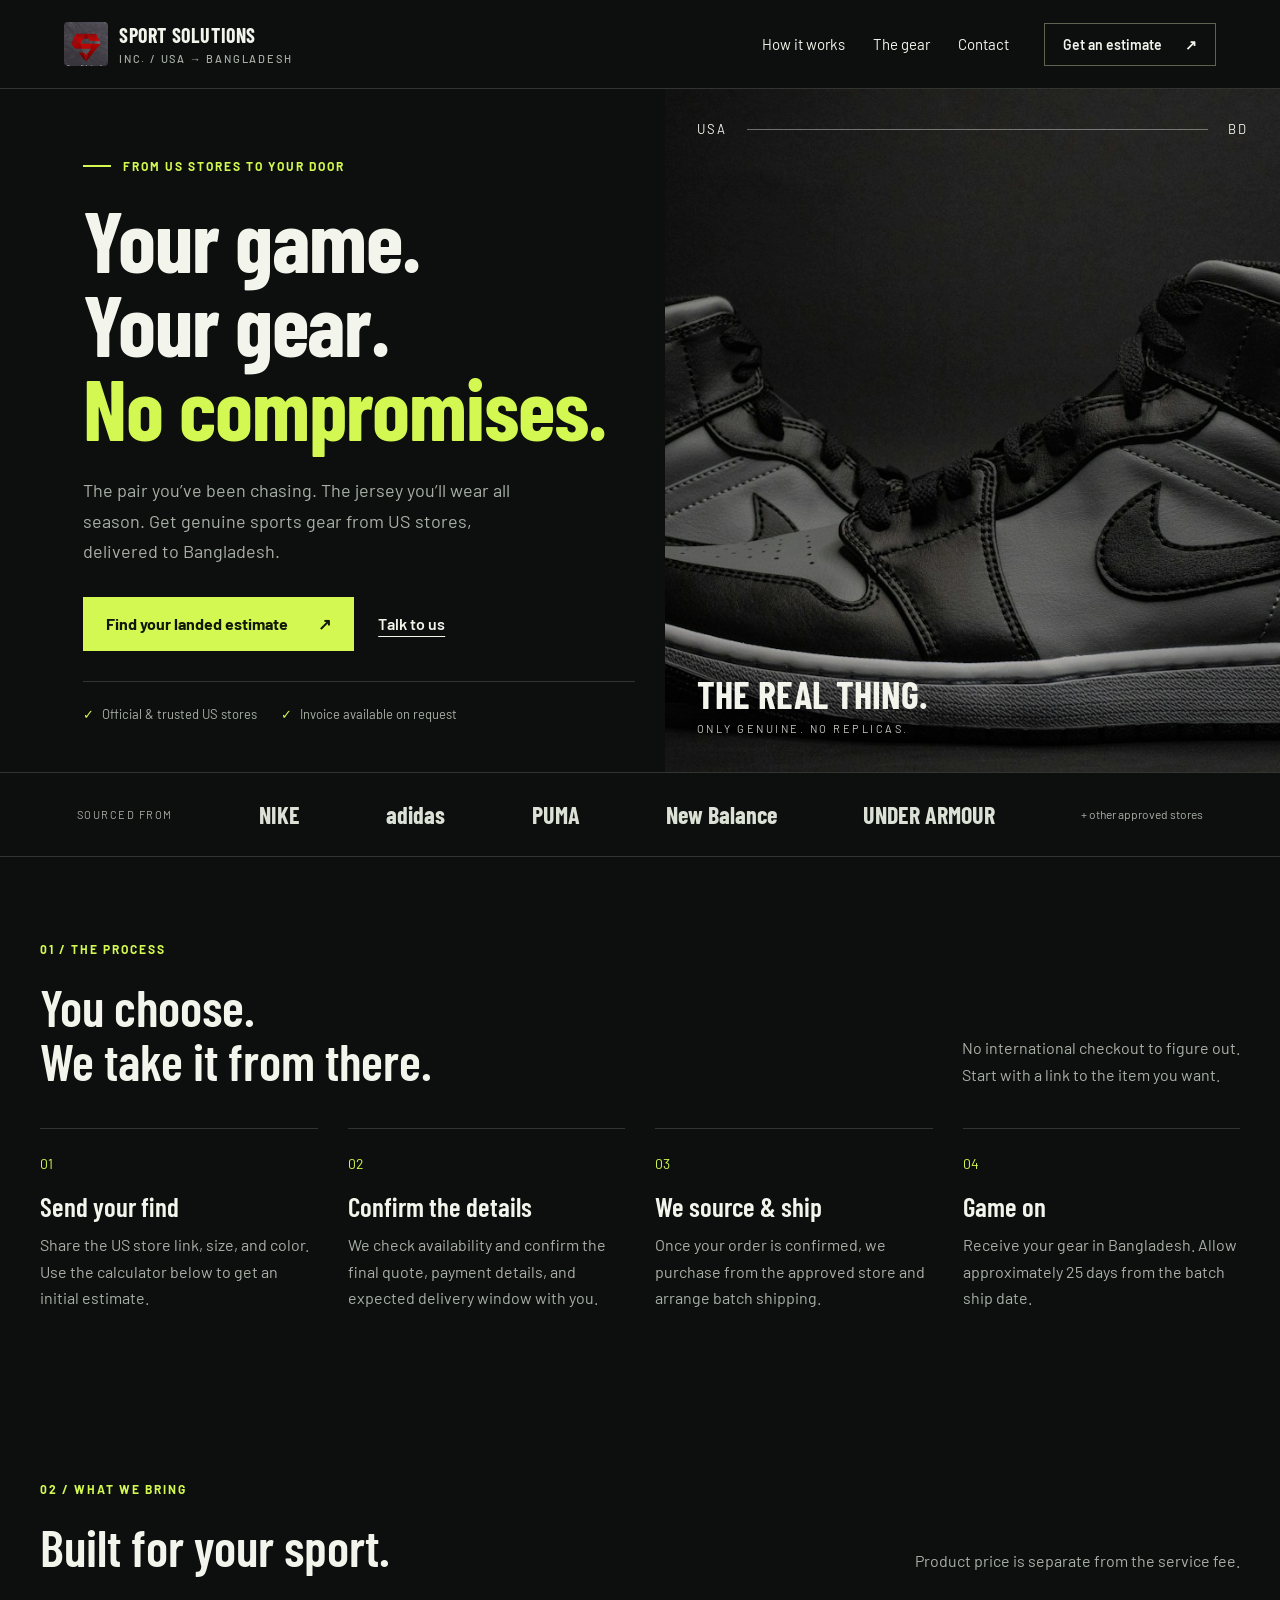
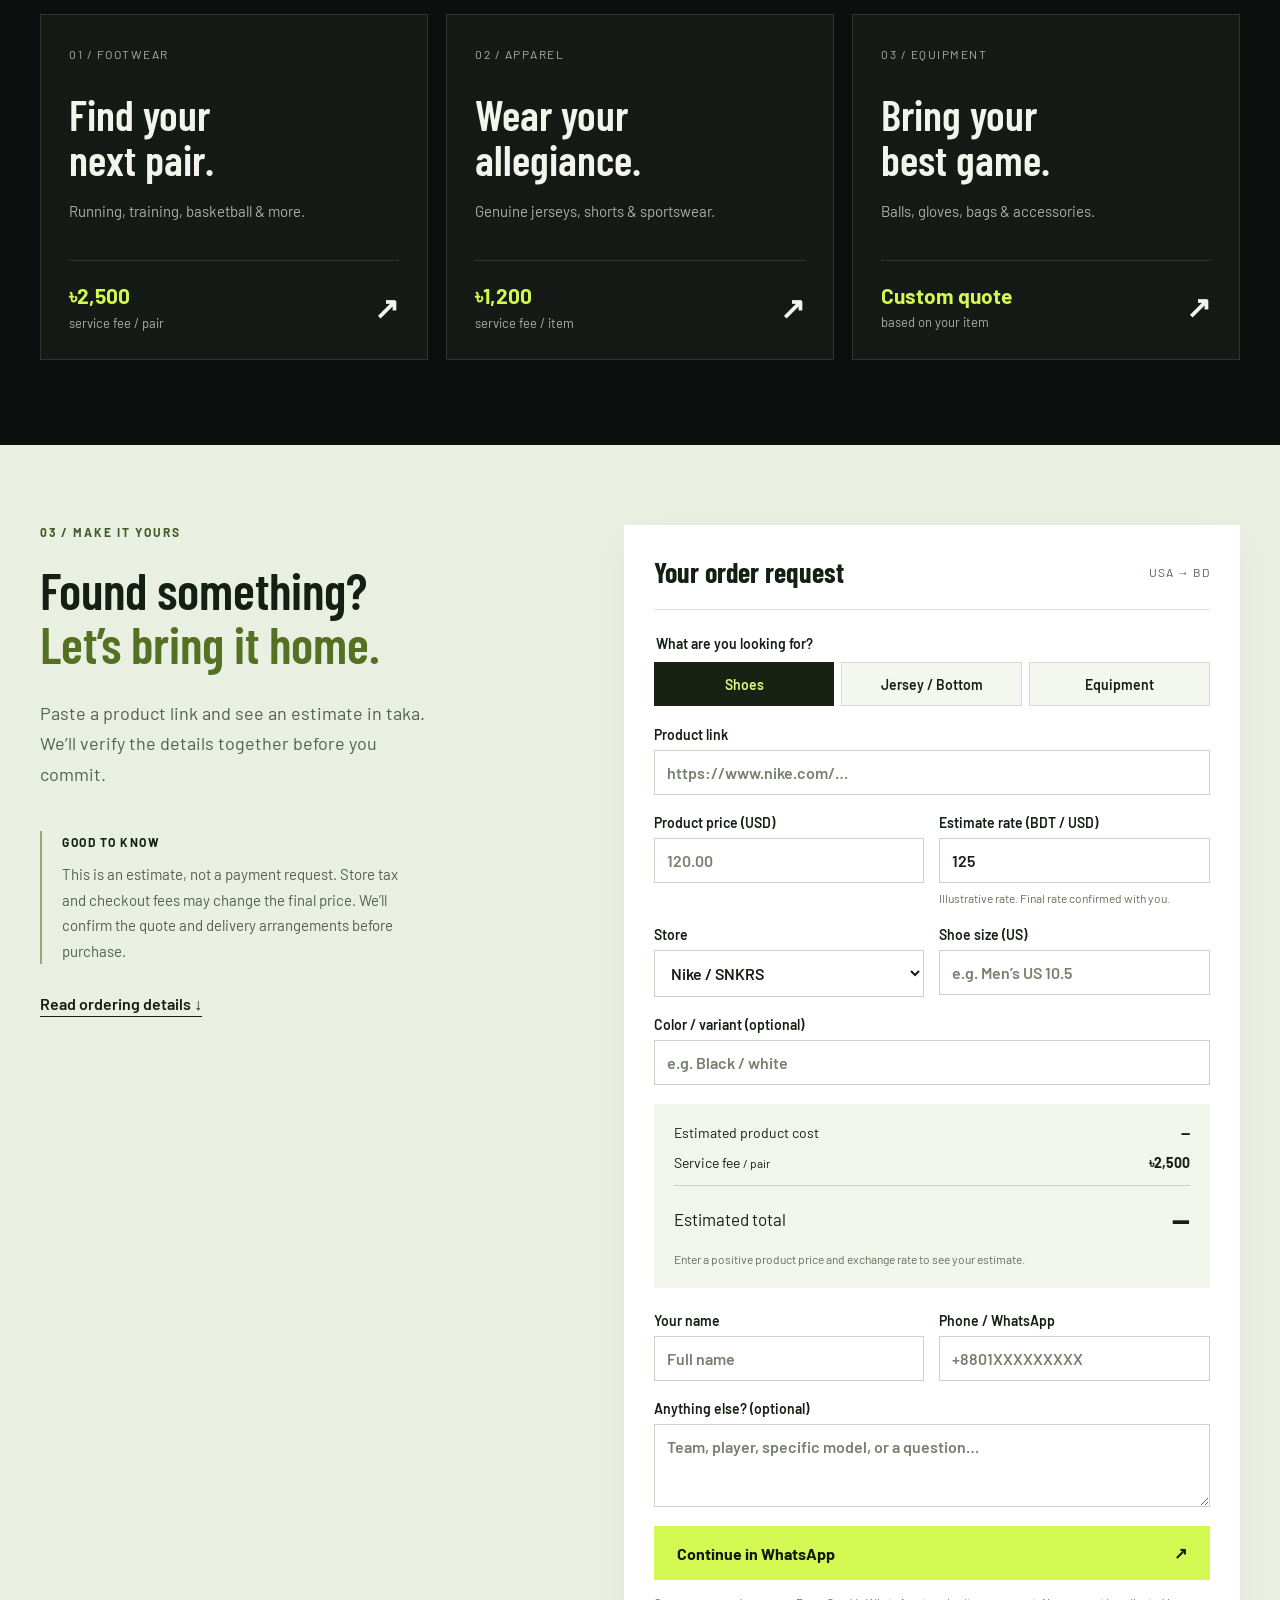
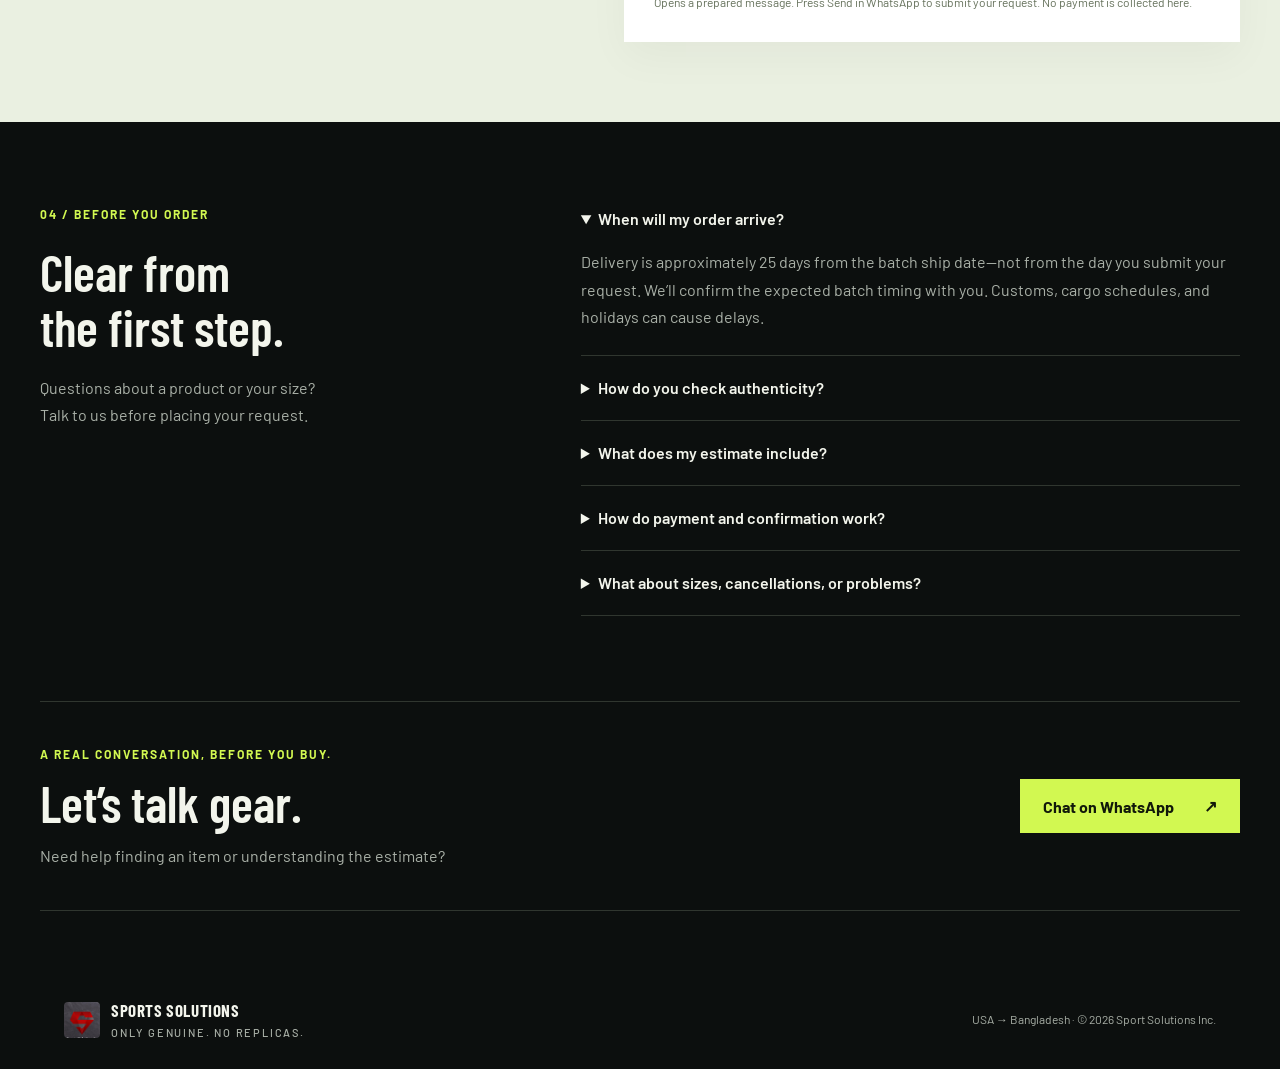
<file: index.html>
<!doctype html>
<html lang="en"><head><meta charset="utf-8"><meta name="viewport" content="width=device-width,initial-scale=1"><title>Sport Solutions Inc. — USA to Bangladesh</title><meta name="description" content="Genuine sports gear from US stores, delivered to Bangladesh. Get a clear estimate and request your order through WhatsApp."><link rel="icon" href="logo.png"><link rel="stylesheet" href="style.css"><script src="app.js" defer></script></head>
<body><a class="skip" href="#order">Skip to order estimate</a>
<header><a class="brand" href="#"><img src="logo.png" alt="" width="44" height="44"><span>SPORT SOLUTIONS<span class="brand-sub">INC. / USA → BANGLADESH</span></span></a><nav aria-label="Main navigation"><a href="#how">How it works</a><a href="#gear">The gear</a><a href="#contact">Contact</a></nav><a class="nav-button" href="#order">Get an estimate <span>↗</span></a></header>
<main><section class="hero"><div class="hero-copy"><p class="eyebrow"><span class="line"></span> FROM US STORES TO YOUR DOOR</p><h1>Your game.<br>Your gear.<br><em>No compromises.</em></h1><p class="intro">The pair you’ve been chasing. The jersey you’ll wear all season. Get genuine sports gear from US stores, delivered to Bangladesh.</p><div class="actions"><a class="button" href="#order">Find your landed estimate <span>↗</span></a><a class="text-link" href="https://wa.me/14438620065" target="_blank" rel="noopener">Talk to us</a></div><div class="hero-foot"><span>Official & trusted US stores</span><span>Invoice available on request</span></div></div><div class="hero-art"><img src="hero.jpg" alt="Black and grey sports sneakers with red accents against a dark background" fetchpriority="high"><div class="art-label"><span>THE REAL THING.</span><small>ONLY GENUINE. NO REPLICAS.</small></div><div class="route"><span>USA</span><span class="route-line"></span><span>BD</span></div></div></section>
<section class="store-strip" aria-label="Stores we source from"><span>SOURCED FROM</span><b>NIKE</b><b>adidas</b><b>PUMA</b><b>New Balance</b><b>UNDER ARMOUR</b><small>+ other approved stores</small></section>
<section class="section" id="how"><div class="section-title"><div><p class="eyebrow">01 / THE PROCESS</p><h2>You choose.<br>We take it from there.</h2></div><p>No international checkout to figure out.<br>Start with a link to the item you want.</p></div><div class="steps"><article><span>01</span><h3>Send your find</h3><p>Share the US store link, size, and color. Use the calculator below to get an initial estimate.</p></article><article><span>02</span><h3>Confirm the details</h3><p>We check availability and confirm the final quote, payment details, and expected delivery window with you.</p></article><article><span>03</span><h3>We source & ship</h3><p>Once your order is confirmed, we purchase from the approved store and arrange batch shipping.</p></article><article><span>04</span><h3>Game on</h3><p>Receive your gear in Bangladesh. Allow approximately 25 days from the batch ship date.</p></article></div></section>
<section class="section" id="gear"><div class="section-title"><div><p class="eyebrow">02 / WHAT WE BRING</p><h2>Built for your sport.</h2></div><p>Product price is separate from the service fee.</p></div><div class="categories"><a href="#order" data-category="Shoes"><span class="category-number">01 / FOOTWEAR</span><h3>Find your<br>next pair.</h3><p>Running, training, basketball & more.</p><div><strong>৳2,500</strong><span>service fee / pair</span><b>↗</b></div></a><a href="#order" data-category="Jersey/Bottom"><span class="category-number">02 / APPAREL</span><h3>Wear your<br>allegiance.</h3><p>Genuine jerseys, shorts & sportswear.</p><div><strong>৳1,200</strong><span>service fee / item</span><b>↗</b></div></a><a href="#order" data-category="Equipment"><span class="category-number">03 / EQUIPMENT</span><h3>Bring your<br>best game.</h3><p>Balls, gloves, bags & accessories.</p><div><strong>Custom quote</strong><span>based on your item</span><b>↗</b></div></a></div></section>
<section class="order-section" id="order"><div class="order-heading"><p class="eyebrow">03 / MAKE IT YOURS</p><h2>Found something?<br><em>Let’s bring it home.</em></h2><p>Paste a product link and see an estimate in taka. We’ll verify the details together before you commit.</p><div class="quote-note"><span>GOOD TO KNOW</span><p>This is an estimate, not a payment request. Store tax and checkout fees may change the final price. We’ll confirm the quote and delivery arrangements before purchase.</p></div><a class="text-link" href="#terms">Read ordering details ↓</a></div>
<form id="orderForm"><div class="form-top"><h3>Your order request</h3><span>USA → BD</span></div><fieldset><legend>What are you looking for?</legend><div class="choice"><label><input type="radio" name="category" value="Shoes" checked><span>Shoes</span></label><label><input type="radio" name="category" value="Jersey/Bottom"><span>Jersey / Bottom</span></label><label><input type="radio" name="category" value="Equipment"><span>Equipment</span></label></div></fieldset><label>Product link <input name="productLink" id="productLink" type="url" placeholder="https://www.nike.com/…" required></label><div class="row"><label>Product price (USD)<input id="usdPrice" type="number" min="0.01" step="0.01" placeholder="120.00" required></label><label>Estimate rate (BDT / USD)<input id="fxRate" type="number" min="0.01" step="0.01" value="125" required><small>Illustrative rate. Final rate confirmed with you.</small></label></div><div class="row"><label>Store<select id="store"><option>Nike / SNKRS</option><option>Adidas</option><option>Puma</option><option>Under Armour</option><option>New Balance</option><option>Foot Locker</option><option>Pro Direct US</option><option>Finish Line</option><option>Amazon (Sold by Amazon)</option><option>Other official / trusted store</option></select></label><label><span id="sizeLabel">Shoe size (US)</span><input id="size" placeholder="e.g. Men’s US 10.5" required></label></div><label><span id="variantLabel">Color / variant (optional)</span><input id="variant" placeholder="e.g. Black / white"></label><div class="estimate" aria-live="polite" aria-atomic="true"><div><span>Estimated product cost</span><strong id="productCost">—</strong></div><div><span>Service fee <small id="feeUnit">/ pair</small></span><strong id="feeCost">৳2,500</strong></div><div class="total"><span>Estimated total</span><strong id="totalCost">—</strong></div><p id="estimateNote">Enter the product price to see your estimate.</p></div><div class="row"><label>Your name<input id="name" autocomplete="name" required placeholder="Full name" maxlength="100"></label><label>Phone / WhatsApp<input id="phone" type="tel" autocomplete="tel" required placeholder="+8801XXXXXXXXX" pattern="[+0-9 ()-]{7,25}" maxlength="25"></label></div><label>Anything else? (optional)<textarea id="notes" rows="3" placeholder="Team, player, specific model, or a question…" maxlength="1500"></textarea></label><button class="button submit" type="submit">Continue in WhatsApp <span>↗</span></button><p class="form-help">Opens a prepared message. Press Send in WhatsApp to submit your request. No payment is collected here.</p><div id="handoff" role="status" hidden><strong>Your message is ready.</strong><p>Complete your request by pressing Send in WhatsApp. Your order is confirmed only after we review it with you.</p><a id="retryLink" target="_blank" rel="noopener">Open WhatsApp again ↗</a></div></form></section>
<section class="section details-section" id="terms"><div><p class="eyebrow">04 / BEFORE YOU ORDER</p><h2>Clear from<br>the first step.</h2><p>Questions about a product or your size?<br>Talk to us before placing your request.</p></div><div class="faqs"><details open><summary>When will my order arrive?</summary><p>Delivery is approximately 25 days from the batch ship date—not from the day you submit your request. We’ll confirm the expected batch timing with you. Customs, cargo schedules, and holidays can cause delays.</p></details><details><summary>How do you check authenticity?</summary><p>We source from official brands and approved retailers. Amazon requests must be sold by Amazon. Other stores are reviewed before purchase. Invoice or purchase proof is available on request. Sports Solutions is an independent sourcing service.</p></details><details><summary>What does my estimate include?</summary><p>The calculator multiplies the USD product price by the estimate exchange rate, then adds the listed service fee. Store tax, checkout fees, and any other applicable charges will be clarified in your final quote. Equipment requires a custom service quote.</p></details><details><summary>How do payment and confirmation work?</summary><p>We share payment instructions through WhatsApp after reviewing your request. Confirm the final price, payment schedule, and delivery details with us before making a bKash or bank payment. Submitting this form does not reserve or purchase an item.</p></details><details><summary>What about sizes, cancellations, or problems?</summary><p>Please check the store’s size chart and confirm the exact size and variant before purchase. Discuss cancellation and refund terms with us before confirming your order; cancellation may not be possible once purchased. If we purchase the wrong item due to our error, we’ll work with you to correct it. Packaging may show minor marks from transport; report any product damage promptly.</p></details></div></section>
<section class="contact" id="contact"><div><p class="eyebrow">A REAL CONVERSATION, BEFORE YOU BUY.</p><h2>Let’s talk gear.</h2><p>Need help finding an item or understanding the estimate?</p></div><a class="button" href="https://wa.me/14438620065" target="_blank" rel="noopener">Chat on WhatsApp <span>↗</span></a></section></main><footer><a class="brand" href="#"><img src="logo.png" alt="" width="36" height="36"><span>SPORTS SOLUTIONS<span class="brand-sub">ONLY GENUINE. NO REPLICAS.</span></span></a><p>USA → Bangladesh · © <span id="year">2026</span> Sport Solutions Inc.</p>
</file>
<file: style.css>
@import url('https://fonts.googleapis.com/css2?family=Barlow+Condensed:wght@600;700;800&family=Barlow:wght@400;500;600;700&display=swap');
:root{--bg:#0c0f0e;--panel:#161a17;--ink:#f3f5ec;--muted:#a9b0a7;--line:#30362f;--lime:#d2f851;font-family:Barlow,Arial,sans-serif;color:var(--ink);background:var(--bg);font-size:16px}*{box-sizing:border-box}html{scroll-behavior:smooth;scroll-padding-top:100px}body{margin:0}a{color:inherit;text-decoration:none}button,input,select,textarea{font:inherit}button,a,input,select,textarea,summary{-webkit-tap-highlight-color:transparent}a:focus-visible,button:focus-visible,summary:focus-visible{outline:3px solid var(--lime);outline-offset:5px}.skip{position:fixed;left:20px;top:-100px;z-index:100;background:var(--lime);color:#111;padding:12px}.skip:focus{top:12px}header{max-width:1440px;margin:auto;padding:22px 5%;display:flex;align-items:center;gap:35px;border-bottom:1px solid var(--line)}.brand{display:flex;align-items:center;gap:11px;font-family:'Barlow Condensed',Arial,sans-serif;font-weight:700;font-size:20px;letter-spacing:.6px;line-height:1.15}.brand img{object-fit:contain;border-radius:4px}.brand-sub{display:block;font:500 11px Barlow,Arial,sans-serif;letter-spacing:1.8px;margin-top:5px;color:var(--muted)}nav{margin-left:auto;display:flex;gap:28px;font-size:15px}nav a:hover,.text-link:hover{color:var(--lime)}.nav-button{border:1px solid #5b6451;padding:12px 18px;font-weight:600;font-size:14px;white-space:nowrap}.nav-button span{margin-left:20px}.hero{max-width:1440px;margin:auto;display:grid;grid-template-columns:1.08fr 1fr;min-height:650px}.hero-copy{padding:70px 30px 50px max(6.5vw,30px)}.eyebrow{font-size:12px;letter-spacing:2px;font-weight:700;color:var(--lime);display:flex;align-items:center;gap:12px;margin:0 0 24px}.line{width:28px;height:2px;background:var(--lime)}h1,h2,h3,p{margin-top:0}h1,h2,h3{font-family:'Barlow Condensed',Impact,sans-serif}h1{font-size:clamp(58px,6.7vw,96px);line-height:.98;letter-spacing:-1px;margin-bottom:26px;font-weight:700}em{font-style:normal;color:var(--lime)}.intro{color:var(--muted);max-width:430px;line-height:1.7;font-size:18px}.actions{display:flex;align-items:center;gap:24px;margin:30px 0}.button{background:var(--lime);color:#11180a;display:inline-flex;align-items:center;justify-content:space-between;gap:30px;padding:17px 23px;font-weight:700;border:0;cursor:pointer;font-size:16px;transition:background .15s}.button:hover{background:#e3ff8a}.text-link{text-decoration:underline;text-underline-offset:6px;font-weight:600}.hero-foot{border-top:1px solid var(--line);padding-top:24px;display:flex;gap:24px;color:var(--muted);font-size:13px}.hero-foot span:before{content:'✓';color:var(--lime);margin-right:8px}.hero-art{position:relative;background:#080908;overflow:hidden;min-height:550px}.hero-art img{width:100%;height:100%;object-fit:cover;position:absolute;inset:0;opacity:.88}.art-label{position:absolute;left:32px;bottom:36px}.art-label>span{display:block;font:700 38px 'Barlow Condensed',sans-serif}.art-label small{font-size:11px;letter-spacing:2.5px;color:#c4c9c0}.route{position:absolute;top:32px;left:32px;right:32px;display:flex;align-items:center;gap:20px;font-size:13px;letter-spacing:2px}.route-line{height:1px;background:#ffffff60;flex:1}.store-strip{border-block:1px solid var(--line);display:flex;align-items:center;justify-content:space-between;gap:25px;padding:27px 6%;max-width:1440px;margin:auto;flex-wrap:wrap}.store-strip>span{font-size:11px;letter-spacing:1.5px;color:var(--muted)}.store-strip b{font-family:'Barlow Condensed',sans-serif;font-size:24px;color:#dce1d6}.store-strip small{color:var(--muted);font-size:12px}.section{max-width:1280px;padding:85px 40px;margin:auto}.section-title{display:flex;justify-content:space-between;gap:25px;align-items:end;margin-bottom:40px}h2{font-size:clamp(38px,4vw,54px);font-weight:600;line-height:1.06;margin-bottom:0}.section-title p:not(.eyebrow),.details-section>div>p:not(.eyebrow){color:var(--muted);line-height:1.7;margin:20px 0 0}.steps{display:grid;grid-template-columns:repeat(4,1fr);gap:30px}.steps article{border-top:1px solid var(--line);padding-top:24px}.steps article>span{color:var(--lime);font-size:14px}.steps h3{font-size:27px;margin:18px 0 10px;font-weight:600}.steps p{font-size:16px;color:var(--muted);line-height:1.65;margin:0}.categories{display:grid;grid-template-columns:repeat(3,1fr);gap:18px}.categories>a{background:var(--panel);padding:28px;border:1px solid var(--line);transition:border-color .15s}.categories>a:hover{border-color:var(--lime)}.category-number{font-size:12px;letter-spacing:1.5px;color:var(--muted)}.categories h3{font-size:43px;line-height:1.05;margin:30px 0 18px;font-weight:600}.categories p{color:var(--muted);font-size:15px;line-height:1.5;min-height:45px}.categories a>div{border-top:1px solid var(--line);padding-top:22px;display:grid;grid-template-columns:1fr auto;gap:6px}.categories strong{font-size:21px;color:var(--lime)}.categories div span{font-size:13px;color:var(--muted);grid-row:2}.categories div b{grid-column:2;grid-row:1/3;font-size:30px;align-self:center}.order-section{background:#eaf0e1;color:#152014;display:grid;grid-template-columns:1fr 1.2fr;gap:70px;padding:80px max(calc((100vw - 1200px)/2),40px)}.order-section .eyebrow{color:#435b26}.order-heading>p:not(.eyebrow){color:#53604b;line-height:1.7;margin-top:26px;font-size:18px;max-width:390px}.order-heading em{color:#537023}.quote-note{border-left:2px solid #94a978;padding-left:20px;margin:42px 0 30px;max-width:380px}.quote-note span{font-size:12px;letter-spacing:1.5px;font-weight:700}.quote-note p{font-size:15px;line-height:1.7;color:#53604b;margin:12px 0}form{background:#fff;padding:30px;box-shadow:0 15px 40px #1825100a;min-width:0}.form-top{display:flex;justify-content:space-between;align-items:center;border-bottom:1px solid #dce2d6;padding-bottom:20px;margin-bottom:25px}.form-top h3{font-size:28px;margin:0}.form-top>span{font-size:12px;letter-spacing:1px;color:#53604b}fieldset{border:0;padding:0;margin:0 0 20px}legend,label{font-size:14px;font-weight:600}legend{margin-bottom:10px}.choice{display:grid;grid-template-columns:repeat(3,1fr);gap:7px}.choice label{position:relative;cursor:pointer;margin:0}.choice input{position:absolute;width:1px;height:1px;opacity:0}.choice span{display:flex;align-items:center;justify-content:center;background:#f4f6f0;min-height:44px;border:1px solid #d5dbcf;padding:8px;font-size:14px;text-align:center}.choice input:checked+span{background:#182214;color:#ddfa83;border-color:#182214}.choice input:focus-visible+span{outline:3px solid #648c2e;outline-offset:2px}form>label,.row>label{display:block;margin:0 0 19px}input,select,textarea{display:block;width:100%;min-width:0;border:1px solid #cbd3c3;padding:12px;color:#152014;background:#fff;border-radius:0;margin-top:7px;font-size:16px}input:focus,select:focus,textarea:focus{outline:2px solid #648c2e;outline-offset:1px}input::placeholder,textarea::placeholder{color:#77816f}.row{display:grid;grid-template-columns:1fr 1fr;gap:15px}label small{display:block;font-size:12px;font-weight:400;color:#65715b;line-height:1.5;margin-top:6px}.estimate{background:#f2f5ec;padding:20px;margin:4px 0 24px}.estimate>div{display:flex;justify-content:space-between;gap:20px;margin-bottom:13px;font-size:14px}.estimate small{font-size:12px}.estimate .total{border-top:1px solid #cbd3c3;padding-top:15px;font-size:17px;align-items:center}.total strong{font-size:30px;font-family:'Barlow Condensed',sans-serif}.estimate p{font-size:12px;line-height:1.5;color:#65715b;margin:10px 0 0}.submit{width:100%;background:#d2f851}.form-help{color:#65715b;font-size:12px;line-height:1.6;margin:13px 0 0}#handoff{padding:18px;background:#edf6de;margin-top:20px;font-size:14px;line-height:1.6}#handoff p{margin:8px 0}#handoff a{text-decoration:underline;cursor:pointer}.details-section{display:grid;grid-template-columns:1fr 1.4fr;gap:70px}.faqs details{border-bottom:1px solid var(--line);padding:20px 0}.faqs details:first-child{padding-top:0}.faqs summary{font-weight:600;cursor:pointer;line-height:1.5;padding-right:15px}.faqs p{color:var(--muted);line-height:1.7;font-size:16px;margin:17px 0 5px}.contact{max-width:1200px;margin:0 auto 60px;border-block:1px solid var(--line);padding:45px 0;display:flex;align-items:center;justify-content:space-between;gap:30px}.contact p:not(.eyebrow){color:var(--muted);margin:16px 0 0}.contact .eyebrow{margin-bottom:15px}footer{max-width:1440px;margin:auto;padding:30px 5%;display:flex;align-items:center;justify-content:space-between;gap:25px;font-size:12px;color:var(--muted)}footer p{margin:0}footer .brand{color:var(--ink);font-size:17px}footer>a:last-child{font-size:13px}@media(min-width:1500px){.hero-copy{padding-left:90px}}@media(max-width:1050px){header{gap:20px}nav{gap:15px}.hero-copy{padding:55px 28px}.hero{min-height:600px}.hero-foot{flex-direction:column;gap:10px}.actions{align-items:start;flex-direction:column;gap:18px}.order-section{gap:35px;padding:65px 30px}.contact{margin-inline:40px}.steps{gap:20px}}@media(max-width:760px){header{padding:18px 20px;flex-wrap:wrap;justify-content:space-between}.brand{font-size:18px}.brand-sub{font-size:10px}.brand img{width:36px;height:36px}nav{order:3;margin:0;width:100%;justify-content:space-between;border-top:1px solid var(--line);padding-top:15px}.nav-button{font-size:12px;padding:10px}.nav-button span{margin-left:7px}.hero{grid-template-columns:1fr}.hero-copy{padding:45px 24px 35px}h1{font-size:67px}.intro{font-size:17px}.hero-art{min-height:370px}.hero-art img{object-position:center 48%}.hero-foot{flex-direction:row;flex-wrap:wrap;gap:12px 20px}.actions{flex-direction:row;align-items:center;flex-wrap:wrap}.store-strip{justify-content:center;padding:22px;gap:18px 25px}.store-strip>span{width:100%;text-align:center}.store-strip b{font-size:21px}.section{padding:55px 24px}.section-title{display:block;margin-bottom:30px}.steps{grid-template-columns:1fr 1fr;gap:30px 22px}.categories{grid-template-columns:1fr}.categories h3 br{display:none}.categories h3{font-size:37px;margin:20px 0 12px}.categories p{min-height:0}.categories>a{padding:25px}.order-section{grid-template-columns:1fr;padding:50px 20px;gap:30px}.order-heading>p:not(.eyebrow){max-width:none}.quote-note{margin:25px 0;max-width:none}form{padding:23px 18px}.details-section{grid-template-columns:1fr;gap:35px}.contact{margin:0 24px 25px;padding:35px 0;flex-direction:column;align-items:start}.contact .eyebrow{font-size:11px}footer{padding:25px 24px;align-items:start;flex-direction:column;gap:20px}.row{gap:12px}.choice span{font-size:13px}h2{font-size:44px}}@media(max-width:370px){h1{font-size:56px}.row{grid-template-columns:1fr}.nav-button{font-size:11px}.brand{font-size:16px}.steps{grid-template-columns:1fr}}@media(prefers-reduced-motion:reduce){html{scroll-behavior:auto}*{transition:none!important}}
</file>
